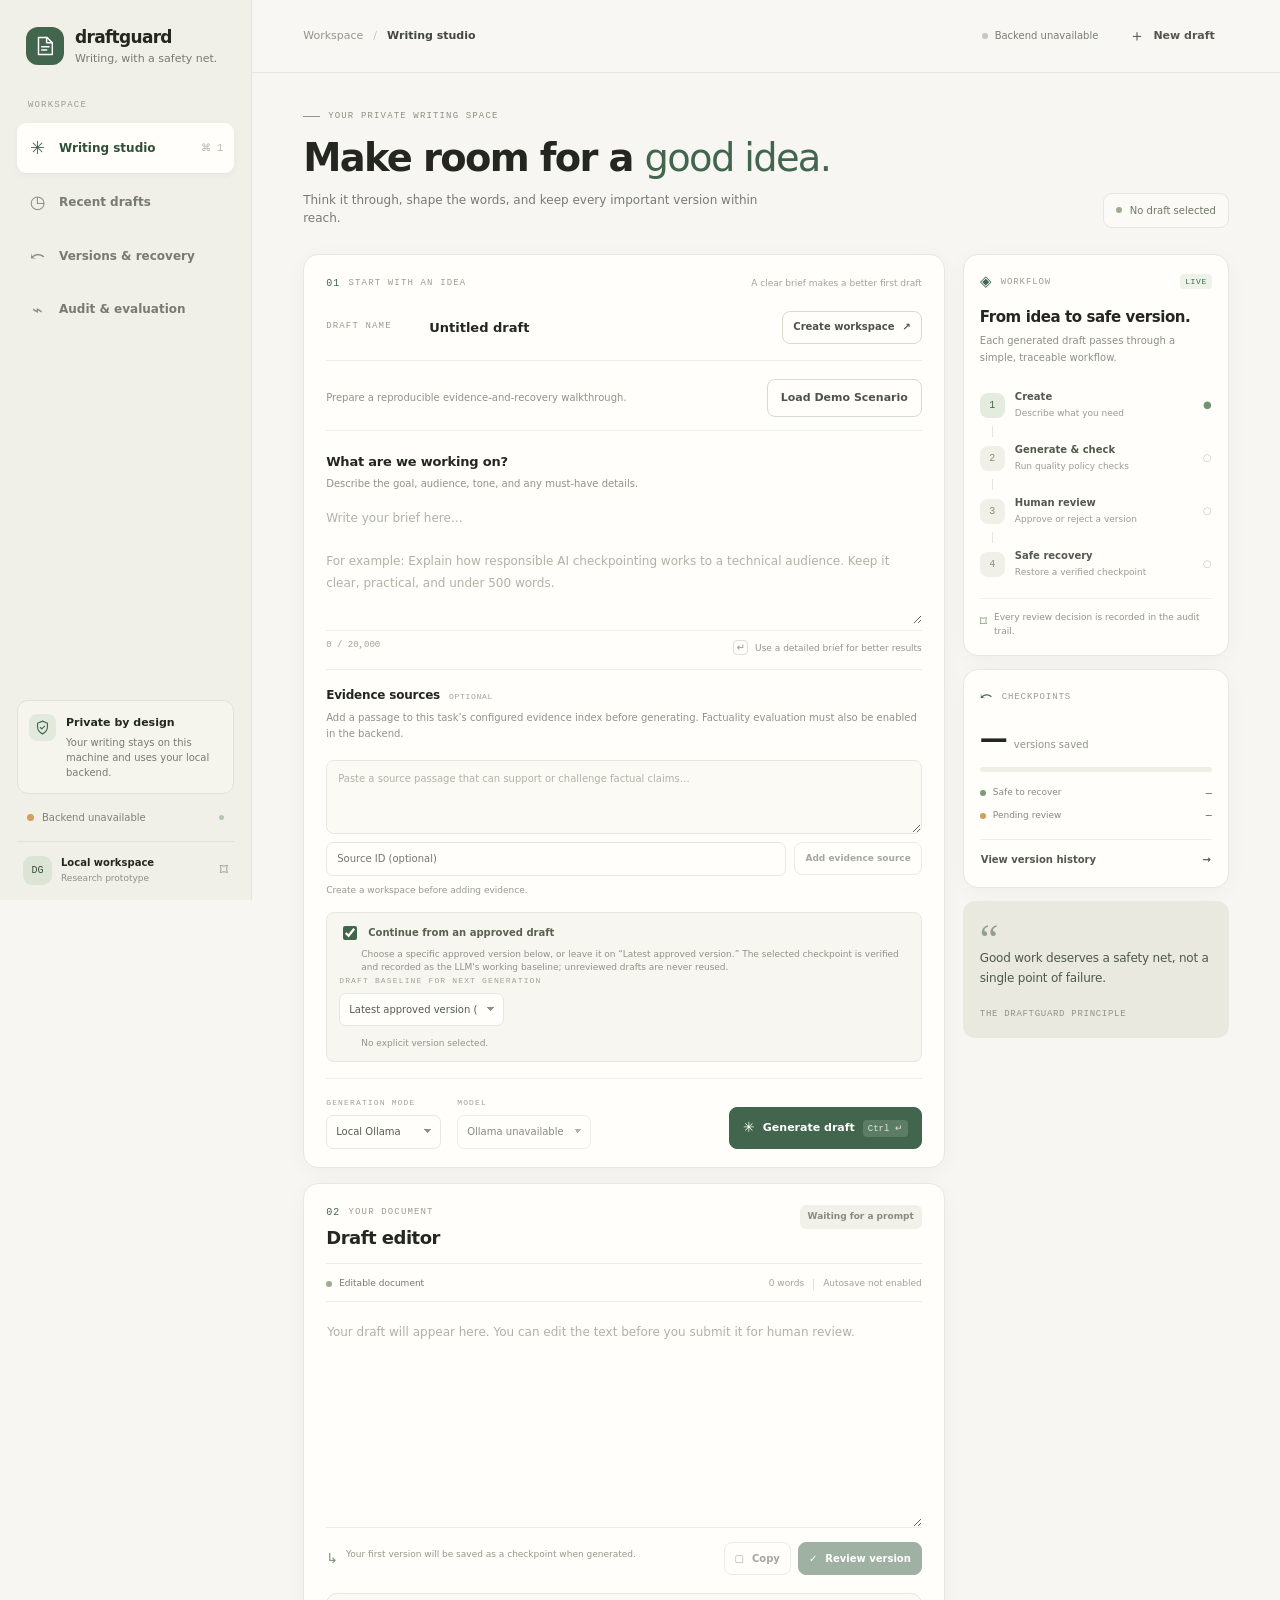
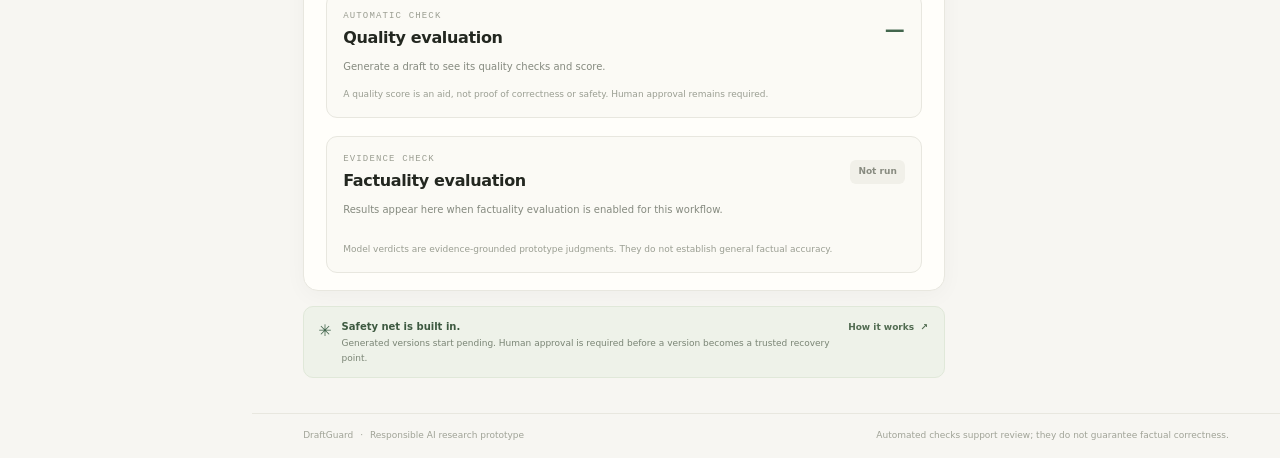
<file: Frontend/index.html>
<!doctype html>
<html lang="en">
<head>
  <meta charset="utf-8">
  <meta name="viewport" content="width=device-width, initial-scale=1">
  <meta name="theme-color" content="#f7f6f2">
  <meta name="description" content="A local-first writing studio with safe checkpoints and human review.">
  <title>DraftGuard — Writing studio</title>
  <link rel="stylesheet" href="./styles.css">
  <script defer src="./config.js"></script>
  <script defer src="./recovery_metrics.js"></script>
  <script defer src="./app.js"></script>
</head>
<body>
  <div class="app-shell">
    <aside class="sidebar" id="sidebar">
      <a class="brand" href="#create" aria-label="DraftGuard home">
        <span class="brand-mark"><svg viewBox="0 0 32 32" aria-hidden="true"><path d="M8 5.5h10.5L25 12v14.5H8z"/><path d="M18 5.5V12h7M12 17h9M12 21h6"/></svg></span>
        <span class="brand-copy"><strong>draftguard</strong><small>Writing, with a safety net.</small></span>
      </a>
      <div class="workspace-label">WORKSPACE</div>
      <nav id="mainNav" class="main-nav" aria-label="Main navigation">
        <button class="nav-item active" data-view="create"><span class="nav-glyph">✳</span><span>Writing studio</span><kbd>⌘ 1</kbd></button>
        <button class="nav-item" data-view="history"><span class="nav-glyph">◷</span><span>Recent drafts</span></button>
        <button class="nav-item" data-view="checkpoints"><span class="nav-glyph">⤺</span><span>Versions & recovery</span></button>
        <button class="nav-item" data-view="insights"><span class="nav-glyph">⌁</span><span>Audit & evaluation</span></button>
      </nav>
      <div class="sidebar-spacer"></div>
      <div class="privacy-card">
        <span class="privacy-mark"><svg viewBox="0 0 24 24" aria-hidden="true"><path d="M12 3 19 6v5c0 4.5-2.8 8-7 10-4.2-2-7-5.5-7-10V6z"/><path d="m9 12 2 2 4-4"/></svg></span>
        <div><strong>Private by design</strong><p>Your writing stays on this machine and uses your local backend.</p></div>
      </div>
      <div class="connection-row"><span id="healthDot" class="status-dot"></span><span id="healthText">Connecting to local runtime…</span><span class="connection-pulse"></span></div>
      <div class="sidebar-foot"><span class="mini-avatar">DG</span><span><strong>Local workspace</strong><small>Research prototype</small></span><span class="local-lock">⌑</span></div>
    </aside>

    <main class="main-area">
      <header class="topbar">
        <div class="mobile-brand"><button id="mobileMenu" class="icon-button mobile-menu" type="button" aria-label="Open navigation">☰</button><span class="brand-mark small-mark"><svg viewBox="0 0 32 32" aria-hidden="true"><path d="M8 5.5h10.5L25 12v14.5H8z"/><path d="M18 5.5V12h7M12 17h9M12 21h6"/></svg></span></div>
        <div class="breadcrumbs"><span>Workspace</span><span class="crumb-slash">/</span><strong id="pageTitle">Writing studio</strong></div>
        <div class="topbar-actions"><span class="runtime-chip"><span id="runtimeDot" class="runtime-dot"></span><span id="runtimeText">Checking local runtime…</span></span><button id="newTaskTop" class="button button-quiet" type="button"><span class="button-plus">＋</span> New draft</button></div>
      </header>

      <div id="notice" class="notice" role="status" aria-live="polite" hidden></div>

      <section id="view-create" class="view active-view">
        <div class="studio-heading">
          <div><div class="eyebrow"><span class="eyebrow-line"></span> YOUR PRIVATE WRITING SPACE</div><h1>Make room for a <em>good idea.</em></h1><p class="heading-copy">Think it through, shape the words, and keep every important version within reach.</p></div>
          <div class="active-task-card" id="activeTask"><span class="task-dot"></span><span>No draft selected</span></div>
        </div>

        <div class="studio-grid">
          <div class="writing-column">
            <section class="paper-card composer-card">
              <div class="paper-topline"><span class="step-label"><span>01</span> START WITH AN IDEA</span><span class="tiny-note">A clear brief makes a better first draft</span></div>
              <form id="taskForm" class="task-create-row">
                <label for="taskTitle">DRAFT NAME</label><input id="taskTitle" maxlength="200" value="Untitled draft" required aria-label="Draft name">
                <button class="button button-outline" type="submit">Create workspace <span>↗</span></button>
              </form>
              <div class="composer-bottom"><p class="field-help">Prepare a reproducible evidence-and-recovery walkthrough.</p><button id="loadDemoScenario" class="button button-outline" type="button">Load Demo Scenario</button></div>
              <div class="field-divider"></div>
              <div class="prompt-area"><label for="prompt" class="field-label">What are we working on?</label><p class="field-help">Describe the goal, audience, tone, and any must-have details.</p>
                <textarea id="prompt" rows="5" maxlength="20000" placeholder="Write your brief here…&#10;&#10;For example: Explain how responsible AI checkpointing works to a technical audience. Keep it clear, practical, and under 500 words." required></textarea>
                <div class="prompt-bottom"><span id="promptCount">0 / 20,000</span><div class="prompt-tip"><span>↵</span> Use a detailed brief for better results</div></div>
              </div>
              <div class="evidence-entry"><div><label for="sourceText" class="field-label">Evidence sources <span class="optional-label">OPTIONAL</span></label><p class="field-help">Add a passage to this task’s configured evidence index before generating. Factuality evaluation must also be enabled in the backend.</p></div><textarea id="sourceText" rows="3" maxlength="20000" placeholder="Paste a source passage that can support or challenge factual claims…"></textarea><div class="evidence-actions"><input id="sourceId" maxlength="300" placeholder="Source ID (optional)" aria-label="Evidence source ID"><button id="addEvidence" class="button button-outline" type="button" disabled>Add evidence source</button></div><p id="evidenceStatus" class="evidence-status" role="status" aria-live="polite">Create a workspace before adding evidence.</p></div>
              <div class="memory-setting"><label><input id="continueFromPrevious" type="checkbox" checked> Continue from an approved draft</label><p class="field-help">Choose a specific approved version below, or leave it on “Latest approved version.” The selected checkpoint is verified and recorded as the LLM's working baseline; unreviewed drafts are never reused.</p><div class="setting-block baseline-setting"><label for="generationBaselineSelect">DRAFT BASELINE FOR NEXT GENERATION</label><select id="generationBaselineSelect"><option value="">Latest approved version (automatic)</option></select><p id="generationBaselineStatus" class="field-help" aria-live="polite">No explicit version selected.</p></div></div>
              <div class="composer-bottom"><div class="generation-settings"><div class="setting-block"><label for="mode">GENERATION MODE</label><select id="mode"><option value="ollama">Local Ollama</option><option value="no_llm">Template mode</option></select></div><div class="setting-block model-setting"><label for="modelName">MODEL</label><select id="modelName" disabled><option value="">Discovering models…</option></select></div></div><button id="generateButton" class="button button-primary" type="submit" form="generateForm"><span class="sparkle">✳</span> Generate draft <span class="shortcut">Ctrl ↵</span></button></div>
              <form id="generateForm" class="hidden-form"></form>
            </section>

            <section id="draftSection" class="paper-card draft-card">
              <div class="draft-header"><div class="draft-title-group"><span class="step-label"><span>02</span> YOUR DOCUMENT</span><h2>Draft editor</h2></div><div id="draftStatus" class="status-pill neutral">Waiting for a prompt</div></div>
              <div class="editor-toolbar"><span class="editor-mode"><span class="editor-dot"></span> Editable document</span><span class="editor-toolbar-right"><span id="wordCount">0 words</span><span class="toolbar-separator"></span><span>Autosave not enabled</span></span></div>
              <textarea id="draftOutput" class="draft-output" placeholder="Your draft will appear here. You can edit the text before you submit it for human review." spellcheck="true" aria-label="Draft editor"></textarea>
              <div class="draft-footer"><div class="draft-meta-wrap"><span class="draft-meta-icon">↳</span><span id="draftMeta">Your first version will be saved as a checkpoint when generated.</span></div><div class="draft-actions"><button id="copyDraft" class="button button-outline" type="button" disabled><span>▢</span> Copy</button><button id="reviewDraft" class="button button-primary" type="button" disabled><span>✓</span> Review version</button></div></div>
              <section class="quality-summary" aria-live="polite" aria-labelledby="qualityTitle"><div class="quality-heading"><div><span class="step-label">AUTOMATIC CHECK</span><h3 id="qualityTitle">Quality evaluation</h3></div><strong id="qualityScore" class="quality-score">—</strong></div><div id="qualityDimensions" class="quality-dimensions"><p class="quality-empty">Generate a draft to see its quality checks and score.</p></div><div id="qualityFindings" class="quality-findings"></div><p id="qualityFootnote" class="quality-footnote">A quality score is an aid, not proof of correctness or safety. Human approval remains required.</p></section>
              <section class="quality-summary factuality-summary" aria-live="polite" aria-labelledby="factualityTitle"><div class="quality-heading"><div><span class="step-label">EVIDENCE CHECK</span><h3 id="factualityTitle">Factuality evaluation</h3></div><span id="factualityStatus" class="status-pill neutral">Not run</span></div><p id="factualityMeta" class="quality-empty">Results appear here when factuality evaluation is enabled for this workflow.</p><div id="factualityClaims" class="factuality-claims"></div><p class="quality-footnote">Model verdicts are evidence-grounded prototype judgments. They do not establish general factual accuracy.</p></section>
            </section>
            <div class="safety-note"><span class="safety-icon">✳</span><div><strong>Safety net is built in.</strong><span>Generated versions start pending. Human approval is required before a version becomes a trusted recovery point.</span></div><button type="button" class="text-link" data-go="checkpoints">How it works <span>↗</span></button></div>
          </div>

          <aside class="context-column" aria-label="Draft status and workflow">
            <section class="side-card workflow-card"><div class="side-card-heading"><span class="side-icon">◈</span><span>WORKFLOW</span><span class="live-label">LIVE</span></div><h3>From idea to safe version.</h3><p class="side-description">Each generated draft passes through a simple, traceable workflow.</p>
              <div class="workflow-steps"><div class="workflow-step current"><span class="workflow-number">1</span><div><strong>Create</strong><small>Describe what you need</small></div><span class="step-state">●</span></div><div class="workflow-connector"></div><div class="workflow-step"><span class="workflow-number">2</span><div><strong>Generate & check</strong><small>Run quality policy checks</small></div><span class="step-state">○</span></div><div class="workflow-connector"></div><div class="workflow-step"><span class="workflow-number">3</span><div><strong>Human review</strong><small>Approve or reject a version</small></div><span class="step-state">○</span></div><div class="workflow-connector"></div><div class="workflow-step"><span class="workflow-number">4</span><div><strong>Safe recovery</strong><small>Restore a verified checkpoint</small></div><span class="step-state">○</span></div></div>
              <div class="workflow-foot"><span class="tiny-shield">⌑</span><span>Every review decision is recorded in the audit trail.</span></div>
            </section>
            <section class="side-card checkpoint-summary"><div class="side-card-heading"><span class="side-icon">⤺</span><span>CHECKPOINTS</span></div><div class="summary-stat"><strong id="sideCheckpointCount">—</strong><span>versions saved</span></div><div class="summary-progress"><span id="sideSafeProgress"></span></div><div class="summary-legend"><span><i class="legend-dot safe"></i> Safe to recover <strong id="sideSafeCount">—</strong></span><span><i class="legend-dot pending-dot"></i> Pending review <strong id="sidePendingCount">—</strong></span></div><button class="button button-quiet full-width" type="button" data-go="checkpoints">View version history <span>→</span></button></section>
            <section class="quote-card"><span class="quote-mark">“</span><p>Good work deserves a safety net, not a single point of failure.</p><span class="quote-attribution">THE DRAFTGUARD PRINCIPLE</span></section>
          </aside>
        </div>
      </section>

      <section id="view-history" class="view secondary-view"><div class="page-intro"><div class="eyebrow"><span class="eyebrow-line"></span> YOUR WORK</div><h1>Recent <em>drafts.</em></h1><p>Pick up where you left off. Task history is stored in this browser session.</p></div><div class="content-panel"><div class="panel-heading"><div><h2>Your workspaces</h2><p>Open a workspace by selecting it below or entering a task ID.</p></div><span class="panel-icon">◷</span></div><form id="loadTaskForm" class="load-task-form"><label for="loadTaskId">TASK ID</label><input id="loadTaskId" placeholder="Paste a task ID to open a workspace"><button class="button button-primary" type="submit">Open workspace <span>↗</span></button></form><div id="historyContent" class="empty-state">Create a workspace to begin building your history.</div></div></section>

      <section id="view-checkpoints" class="view secondary-view"><div class="page-intro"><div class="eyebrow"><span class="eyebrow-line"></span> RECOVERABILITY</div><h1>Versions & <em>recovery.</em></h1><p>Inspect the history, verify integrity, and recover the exact safe version you choose.</p></div><div class="content-panel current-version-panel"><div class="panel-heading"><div><h2>Current version</h2><p>The version currently loaded in the editor for this workspace.</p></div><span class="status-pill neutral" id="currentVersionStatus">No version loaded</span></div><div class="current-version-value"><strong id="currentVersionLabel">—</strong><span id="currentVersionDetail">Generate a draft or recover a checkpoint to set the current version.</span></div></div><div class="recovery-banner"><div class="recovery-symbol">↶</div><div class="recovery-copy"><strong>Your safe version is protected.</strong><p>Choose a specific version to restore. Only safe checkpoints with verified integrity can be recovered; pending, rejected, or corrupted versions are blocked.</p></div><div class="recovery-version-picker"><label for="recoveryVersionSelect">VERSION TO RESTORE</label><select id="recoveryVersionSelect" disabled><option value="">No safe versions available</option></select><button id="rollbackButton" class="button button-danger" type="button" disabled>Restore selected version <span>↶</span></button></div></div><div class="content-panel"><div class="panel-heading"><div><h2>Checkpoint history</h2><p id="checkpointSubtitle">Select or create a workspace to view versions.</p></div><button id="refreshButton" class="button button-outline" type="button">↻ Refresh</button></div><div class="table-wrap"><table><thead><tr><th>VERSION</th><th>HUMAN REVIEW</th><th>INTEGRITY</th><th>RECOVERY</th><th>GIT COMMIT</th><th>CONTENT DIGEST</th><th>CREATED</th><th>ACTIONS</th></tr></thead><tbody id="checkpointRows"><tr><td colspan="8" class="table-empty">No workspace selected.</td></tr></tbody></table></div><div id="checkpointStateSummary" class="quality-footnote">Checkpoint state details appear when you inspect a version.</div></div></section>

      <section id="view-insights" class="view secondary-view"><div class="page-intro"><div class="eyebrow"><span class="eyebrow-line"></span> TRANSPARENCY</div><h1>Audit & <em>evaluation.</em></h1><p>Live results come from read-only checks against the configured services. Prototype metrics are labelled and are not safety guarantees.</p></div><div class="content-panel"><div class="panel-heading"><div><h2>Service checks</h2><p>Connected means the service answered its specific health probe.</p></div><button id="serviceRefresh" class="button button-outline" type="button">Refresh ↻</button></div><div class="service-grid"><div class="service-item"><span>DraftGuard API</span><strong id="serviceApi" class="status-pill neutral">Checking…</strong><small id="serviceApiDetail">Waiting for API health response.</small></div><div class="service-item"><span>Ollama</span><strong id="serviceOllama" class="status-pill neutral">Checking…</strong><small id="serviceOllamaDetail">Waiting for model discovery.</small></div><div class="service-item"><span>MySQL metadata</span><strong id="serviceMysql" class="status-pill neutral">Checking…</strong><small id="serviceMysqlDetail">Waiting for read-only database probe.</small></div><div class="service-item"><span>ChromaDB evidence</span><strong id="serviceChroma" class="status-pill neutral">Checking…</strong><small id="serviceChromaDetail">Waiting for collection read.</small></div><div class="service-item"><span>Git artifact store</span><strong id="serviceGit" class="status-pill neutral">Checking…</strong><small id="serviceGitDetail">Waiting for repository read.</small></div></div></div><div class="metric-grid"><div class="metric-card"><span class="metric-icon">▤</span><span>CHECKPOINTS</span><strong id="metricCheckpoints">—</strong><small>Versions in current task</small></div><div class="metric-card"><span class="metric-icon">✓</span><span>APPROVED</span><strong id="metricApproved">—</strong><small>Human-approved versions</small></div><div class="metric-card"><span class="metric-icon">⌑</span><span>SAFE RECOVERY</span><strong id="metricSafe">—</strong><small>Eligible checkpoints</small></div></div><div class="content-panel"><div class="panel-heading"><div><h2>Audit trail</h2><p>Recorded generation, review, and recovery activity.</p></div><button id="eventsButton" class="button button-outline" type="button">Load events ↻</button></div><div id="eventsList" class="events-list empty-state">Select a workspace to load events.</div></div><details class="developer-tools-disclosure"><summary><span class="developer-tools-title">Developer tools</span><small>Recovery metrics, controlled experiments, and factuality benchmark</small></summary><div class="developer-tools-content"><div class="content-panel"><div class="panel-heading"><div><h2>Recovery Metrics</h2><p>Values and denominators from persisted experiment records.</p></div><label for="evaluationRunSelect" class="field-label">HISTORICAL RUN</label><select id="evaluationRunSelect"><option value="">No results yet</option></select></div><div id="recoveryMetrics" class="metric-grid"><p class="quality-empty">No results yet. Run a Recovery Experiment to populate these metrics.</p></div><p id="metricDefinitions" class="quality-footnote">Metrics remain unavailable until a run records enough data. P95 requires at least 20 rollback attempts.</p><a id="openEvaluationReport" class="button button-outline" href="#" target="_blank" rel="noopener" hidden>Open evaluation report</a></div><div class="content-panel evaluation-panel"><div class="panel-heading"><div><h2>Recovery experiment</h2><p>Runs controlled synthetic scenarios using the configured SQL store and isolated Git artifacts.</p></div><span class="panel-icon">⌁</span></div><div class="eval-controls"><label for="repetitions">REPETITIONS <input id="repetitions" type="number" min="1" max="100" value="3"></label><button id="runEvaluation" class="button button-primary" type="button">Run recovery experiment <span>↗</span></button></div><div id="evaluationResult" class="evaluation-result" aria-live="polite">No experiment run yet.</div></div><div class="content-panel evaluation-panel"><div class="panel-heading"><div><h2>Tests and factuality benchmark</h2><p>Runs the allowlisted pytest suite or the fixed factuality smoke dataset. Results are stored with their real counts and errors.</p></div></div><div class="eval-controls"><label for="benchmarkModel">FACTUALITY MODEL <select id="benchmarkModel"><option value="">Discovering models…</option></select></label><button id="runFactualityBenchmark" class="button button-outline" type="button">Run factuality benchmark</button><button id="runPytest" class="button button-primary" type="button">Run automated tests</button></div><div id="diagnosticResult" class="evaluation-result" aria-live="polite">No diagnostic run yet.</div></div></div></details></section>
      <footer class="app-footer"><span>DraftGuard <i>·</i> Responsible AI research prototype</span><span>Automated checks support review; they do not guarantee factual correctness.</span></footer>
    </main>
  </div>

  <dialog id="reviewDialog" class="review-dialog"><form id="reviewForm" class="dialog-card"><div class="dialog-heading"><div><div class="eyebrow"><span class="eyebrow-line"></span> HUMAN REVIEW</div><h2 id="reviewTitle">Review this draft</h2></div><button id="closeReview" type="button" class="icon-button" aria-label="Close dialog">×</button></div><p id="reviewDescription">Review this version before approving it as a safe recovery point.</p><div class="review-principle"><span>⌑</span><span>Approval makes this checkpoint eligible for recovery. It does not guarantee factual correctness.</span></div><input id="reviewCheckpointId" type="hidden"><label for="reviewer">REVIEWER</label><input id="reviewer" maxlength="120" value="reviewer-1" required><label for="reviewReason">REASON FOR THIS DECISION</label><textarea id="reviewReason" rows="3" minlength="3" maxlength="2000" required placeholder="Explain what you checked and why…"></textarea><div class="dialog-actions"><button id="cancelReview" type="button" class="button button-outline">Cancel</button><button id="confirmReview" type="submit" class="button button-primary">Approve version</button></div></form></dialog>
</body>
</html>
</file>
<file: Frontend/styles.css>
:root{--bg:#f7f6f2;--paper:#fffefa;--white:#fff;--ink:#232720;--muted:#777b72;--faint:#a5a79e;--line:#e8e7df;--line-dark:#d9d9ce;--green:#42664d;--green-dark:#304f39;--green-soft:#edf3e9;--green-pale:#f5f8f1;--amber:#94672b;--amber-soft:#faf1df;--red:#a64f46;--red-soft:#faece8;--shadow:0 5px 22px rgba(35,39,32,.035);--radius:15px;--sans:Inter,ui-sans-serif,system-ui,-apple-system,BlinkMacSystemFont,'Segoe UI',sans-serif;--display:Inter,ui-sans-serif,system-ui,-apple-system,BlinkMacSystemFont,'Segoe UI',sans-serif;--mono:ui-monospace,SFMono-Regular,Consolas,'Liberation Mono',monospace}*{box-sizing:border-box}html{min-width:320px;scroll-behavior:smooth}body{margin:0;background:var(--bg);color:var(--ink);font-family:var(--sans);font-size:14px;line-height:1.55;-webkit-font-smoothing:antialiased}button,input,textarea,select{font:inherit}button{cursor:pointer}button:disabled{cursor:not-allowed;opacity:.5}button:focus-visible,a:focus-visible,input:focus-visible,textarea:focus-visible,select:focus-visible{outline:3px solid #9bb89e;outline-offset:2px}a{color:inherit;text-decoration:none}.app-shell{min-height:100vh}.sidebar{width:252px;position:fixed;inset:0 auto 0 0;background:#f0efe8;border-right:1px solid #e5e4db;padding:27px 17px 15px;display:flex;flex-direction:column;z-index:20}.brand{display:flex;align-items:center;gap:11px;padding:0 9px 34px}.brand-mark{width:38px;height:38px;border-radius:12px;background:var(--green);display:grid;place-items:center;flex:none}.brand-mark svg{width:26px;height:26px;fill:none;stroke:#fff;stroke-width:1.8;stroke-linecap:round;stroke-linejoin:round}.brand-copy{display:flex;flex-direction:column;line-height:1.2}.brand-copy strong{font:800 17px var(--display);letter-spacing:-.7px}.brand-copy small{font-size:11px;color:var(--muted);margin-top:5px}.workspace-label,.eyebrow,.step-label,.setting-block>label,.task-create-row>label,.load-task-form>label,.review-dialog label,.eval-controls label,.metric-card>span:not(.metric-icon){font-family:var(--mono);font-size:9px;letter-spacing:1.15px;font-weight:500}.workspace-label{color:#9b9c92;padding:0 11px 10px}.main-nav{display:grid;gap:4px}.nav-item{display:flex;align-items:center;gap:12px;width:100%;border:0;border-radius:9px;background:transparent;text-align:left;color:#777b71;padding:11px 11px;font-size:12px;font-weight:600;transition:background .18s,color .18s}.nav-item:hover{background:#e7e7dd;color:var(--ink)}.nav-item.active{background:#fffefa;color:var(--green-dark);box-shadow:0 2px 7px #25291c0b}.nav-glyph{width:19px;text-align:center;font-size:18px;color:#8a8e82;font-weight:400}.nav-item.active .nav-glyph{color:var(--green)}.nav-item kbd{margin-left:auto;color:#b5b6ab;font:10px var(--mono);opacity:0}.nav-item.active kbd{opacity:1}.sidebar-spacer{flex:1;min-height:25px}.privacy-card{display:flex;gap:10px;padding:13px 11px;border:1px solid #e2e3d8;background:#f5f5ed;border-radius:11px;margin:0 0 16px}.privacy-mark{width:27px;height:27px;display:grid;place-items:center;border-radius:8px;background:#e2eadd;flex:none}.privacy-mark svg{width:17px;fill:none;stroke:var(--green);stroke-width:1.6;stroke-linecap:round;stroke-linejoin:round}.privacy-card strong{display:block;font-size:11px;font-weight:700}.privacy-card p{margin:3px 0 0;font-size:10px;line-height:1.5;color:var(--muted)}.connection-row{display:flex;align-items:center;gap:8px;padding:0 10px 16px;font-size:10px;color:#7e8278}.status-dot{width:7px;height:7px;border-radius:50%;background:#d4a05a;display:inline-block;flex:none}.status-dot.online{background:#5e9567;box-shadow:0 0 0 3px #5e95671b}.connection-pulse{width:5px;height:5px;border-radius:50%;background:#b5c8ac;margin-left:auto}.sidebar-foot{border-top:1px solid #e1e1d8;padding:14px 6px 0;display:flex;align-items:center;gap:9px}.mini-avatar{width:29px;height:29px;border-radius:9px;background:#dce5d5;color:#36513b;display:grid;place-items:center;font:500 10px var(--mono)}.sidebar-foot>span:nth-child(2){display:flex;flex-direction:column;line-height:1.3}.sidebar-foot strong{font-size:10px}.sidebar-foot small{font-size:9px;color:#8d9085;margin-top:4px}.local-lock{margin-left:auto;color:#91958a;font-size:16px}.main-area{margin-left:252px;min-height:100vh;display:flex;flex-direction:column;min-width:0}.topbar{height:73px;padding:0 clamp(24px,4vw,58px);display:flex;align-items:center;justify-content:space-between;border-bottom:1px solid var(--line);background:#f9f8f4c9;gap:16px}.breadcrumbs{display:flex;align-items:center;gap:10px;font-size:11px;color:#92958a}.breadcrumbs strong{font-weight:600;color:#42473f}.crumb-slash{color:#c6c6bb}.topbar-actions{display:flex;align-items:center;gap:17px}.runtime-chip{display:flex;align-items:center;gap:7px;font-size:10px;color:#777e71}.runtime-dot{width:6px;height:6px;background:#6d9972;border-radius:50%}.button{border:1px solid transparent;display:inline-flex;align-items:center;justify-content:center;gap:8px;min-height:38px;border-radius:8px;padding:9px 13px;font-size:11px;font-weight:700;white-space:nowrap;transition:transform .15s,background .15s,border-color .15s,box-shadow .15s}.button:not(:disabled):active{transform:translateY(1px)}.button-primary{background:var(--green);color:white;border-color:var(--green)}.button-primary:hover:not(:disabled){background:var(--green-dark);box-shadow:0 4px 12px #42664d24}.button-outline{background:var(--paper);border-color:var(--line-dark);color:#4d534a}.button-outline:hover:not(:disabled),.button-quiet:hover:not(:disabled){background:#f0f2e9;border-color:#cbd4c4}.button-quiet{background:transparent;color:#53584f;border-color:transparent}.button-danger{background:var(--red-soft);color:var(--red);border-color:#efd7d0}.button-danger:hover:not(:disabled){background:#f5dfd8}.button-plus{font-size:16px;font-weight:400;line-height:1}.mobile-brand{display:none}.view{display:none;animation:fade-in .24s ease}.view.active-view{display:block}@keyframes fade-in{from{opacity:.65;transform:translateY(3px)}to{opacity:1;transform:translateY(0)}}.studio-heading{padding:37px clamp(24px,4vw,58px) 26px;display:flex;align-items:flex-end;justify-content:space-between;gap:20px}.eyebrow{display:flex;align-items:center;gap:8px;color:#8c9183}.eyebrow-line{width:17px;height:1px;background:#8a9b81;display:inline-block}.studio-heading h1,.page-intro h1{font:600 clamp(28px,3vw,39px)/1.17 var(--display);letter-spacing:-1.65px;margin:12px 0 10px}.studio-heading h1 em,.page-intro h1 em{font-style:normal;color:var(--green);font-weight:500}.heading-copy,.page-intro>p{margin:0;color:#777b72;font-size:12px;max-width:490px}.active-task-card{display:flex;align-items:center;gap:8px;padding:9px 12px;border:1px solid var(--line);background:#fbfaf6;border-radius:9px;color:#71766b;font-size:10px;max-width:250px;overflow-wrap:anywhere}.active-task-card .task-dot{width:6px;height:6px;border-radius:50%;background:#9eac8f;flex:none}.active-task-card strong{display:block;color:#3f493d;font-size:10px}.active-task-card small{display:block;font:9px var(--mono);color:#9a9d92;margin-top:2px}.studio-grid{display:grid;grid-template-columns:minmax(0,1fr) 266px;gap:18px;padding:0 clamp(24px,4vw,58px) 35px;align-items:start}.writing-column{min-width:0;display:grid;gap:15px}.paper-card,.side-card,.content-panel{background:var(--paper);border:1px solid var(--line);border-radius:var(--radius);box-shadow:var(--shadow)}.composer-card{padding:21px 22px 18px}.paper-topline{display:flex;align-items:center;justify-content:space-between;gap:10px;margin-bottom:19px}.step-label{color:#9b9e92;display:flex;align-items:center;gap:8px}.step-label>span{color:var(--green);font-size:10px}.tiny-note{font-size:9px;color:#a1a398}.task-create-row{display:grid;grid-template-columns:91px minmax(0,1fr) auto;align-items:center;gap:12px}.task-create-row>label{color:#999d90}.task-create-row input{width:100%;border:0;background:transparent;color:var(--ink);font:600 13px var(--display);padding:8px 0;min-width:0}.task-create-row .button{min-height:33px;padding:7px 10px;font-size:10px}.field-divider{height:1px;background:#efeee7;margin:13px 0 20px}.prompt-area>label,.field-label{font:700 13px var(--display);letter-spacing:-.2px}.field-help{font-size:10px;color:#909388;margin:4px 0 11px}.prompt-area textarea{width:100%;resize:vertical;min-height:112px;border:0;outline:0!important;background:transparent;color:#30362f;font-size:12px;line-height:1.8;padding:5px 0 8px}.prompt-area textarea::placeholder,.draft-output::placeholder{color:#b0b2a8}.prompt-bottom{display:flex;justify-content:space-between;gap:12px;border-top:1px solid #f0efe8;padding-top:9px;color:#a1a498;font:9px var(--mono)}.prompt-tip{font:9px var(--sans);color:#92968a}.prompt-tip span{display:inline-grid;place-items:center;border:1px solid #dedfd5;border-radius:4px;width:15px;height:15px;font-size:10px;margin-right:4px}.composer-bottom{display:flex;align-items:flex-end;justify-content:space-between;gap:12px;padding-top:18px;margin-top:16px;border-top:1px solid #efeee7}.generation-settings{display:flex;gap:16px;min-width:0}.setting-block{display:grid;gap:6px;min-width:105px}.setting-block>label{color:#a0a397;font-size:8px}.setting-block select{appearance:none;max-width:165px;min-width:110px;border:1px solid var(--line);border-radius:7px;background:#fffefa;color:#555b50;font-size:10px;padding:8px 26px 8px 9px;background-image:linear-gradient(45deg,transparent 50%,#8e9385 50%),linear-gradient(135deg,#8e9385 50%,transparent 50%);background-position:calc(100% - 12px) 13px,calc(100% - 8px) 13px;background-size:4px 4px;background-repeat:no-repeat}.model-setting select{max-width:150px}.button-primary .sparkle{font-size:14px}.shortcut{border-radius:4px;background:#ffffff24;padding:3px 5px;font:9px var(--mono);color:#e1e9dc}.hidden-form{display:none}.draft-card{padding:21px 22px 17px}.draft-header{display:flex;align-items:flex-start;justify-content:space-between;gap:15px}.draft-title-group h2{font:600 18px var(--display);letter-spacing:-.5px;margin:7px 0 0}.status-pill{display:inline-flex;align-items:center;gap:5px;padding:5px 8px;border-radius:6px;font-size:9px;font-weight:700;white-space:nowrap;background:#f0f0ea;color:#7c8175}.status-pill.good{background:var(--green-soft);color:var(--green)}.status-pill.pending{background:var(--amber-soft);color:var(--amber)}.status-pill.bad{background:var(--red-soft);color:var(--red)}.status-pill.neutral{background:#f1f0e9;color:#888b80}.editor-toolbar{display:flex;align-items:center;justify-content:space-between;gap:10px;padding:13px 0 10px;margin-top:15px;border-top:1px solid #eeede5;border-bottom:1px solid #eeede5;font-size:9px;color:#a0a398}.editor-mode{display:flex;align-items:center;gap:7px;color:#73786d}.editor-dot{width:6px;height:6px;border-radius:50%;background:#9cae92}.editor-toolbar-right{display:flex;align-items:center;gap:9px}.toolbar-separator{height:11px;width:1px;background:#e1e1d8}.draft-output{display:block;width:100%;min-height:225px;resize:vertical;border:0;outline:0!important;background:transparent;padding:19px 1px 14px;color:#363b33;font:12px/1.95 var(--sans);white-space:pre-wrap}.draft-footer{border-top:1px solid #eeede5;padding-top:14px;display:flex;align-items:center;justify-content:space-between;gap:13px}.draft-meta-wrap{display:flex;align-items:flex-start;gap:8px;color:#96998e;font-size:9px;max-width:53%}.draft-meta-icon{color:#83937b;font-size:14px}.draft-actions{display:flex;gap:7px}.draft-actions .button{min-height:33px;padding:7px 10px;font-size:10px}.safety-note{display:flex;align-items:flex-start;gap:10px;padding:12px 14px;background:#eef2e9;border:1px solid #e0e8d9;border-radius:10px}.safety-icon{color:var(--green);font-size:16px}.safety-note>div{display:grid;gap:2px;flex:1}.safety-note strong{font-size:10px;color:#3d5940}.safety-note>div span{font-size:9px;color:#7a8575;line-height:1.6}.text-link{background:none;border:0;color:#526c52;font-size:9px;font-weight:700;white-space:nowrap;padding:2px}.text-link span{margin-left:3px}.context-column{display:grid;gap:13px}.side-card{padding:17px 16px}.side-card-heading{display:flex;align-items:center;gap:8px;color:#999d91;font:500 9px var(--mono);letter-spacing:.9px}.side-icon{color:var(--green);font-size:15px}.live-label{margin-left:auto;font-size:8px;letter-spacing:.6px;color:var(--green);background:var(--green-soft);border-radius:4px;padding:3px 5px}.workflow-card h3{font:700 15px/1.4 var(--display);letter-spacing:-.4px;margin:16px 0 5px}.side-description{font-size:10px;color:#8c9085;line-height:1.65;margin:0 0 18px}.workflow-steps{display:grid;gap:0}.workflow-step{display:flex;align-items:center;gap:10px;min-height:42px}.workflow-number{width:25px;height:25px;display:grid;place-items:center;border-radius:8px;background:#f0f0e9;color:#898d81;font:10px var(--mono);flex:none}.workflow-step.current .workflow-number{background:#e4ecdf;color:var(--green)}.workflow-step>div{display:grid;gap:2px;flex:1}.workflow-step strong{font-size:10px;color:#53594f}.workflow-step small{font-size:9px;color:#9a9d93}.step-state{font-size:10px;color:#c4c7bc}.workflow-step.current .step-state{color:#73926f}.workflow-connector{height:11px;border-left:1px solid #e5e6dc;margin-left:12px}.workflow-foot{display:flex;align-items:flex-start;gap:7px;border-top:1px solid #efeee7;padding-top:12px;margin-top:13px;color:#92968a;font-size:9px;line-height:1.5}.tiny-shield{color:#7e9678;font-size:14px}.checkpoint-summary .side-card-heading{margin-bottom:16px}.summary-stat{display:flex;align-items:baseline;gap:7px}.summary-stat strong{font:700 28px var(--display);letter-spacing:-1px}.summary-stat span{font-size:10px;color:#919589}.summary-progress{height:5px;background:#efeee6;border-radius:5px;margin:12px 0 14px;overflow:hidden}.summary-progress span{display:block;width:0;height:100%;background:#739271;border-radius:5px;transition:width .25s}.summary-legend{display:grid;gap:9px;margin-bottom:16px}.summary-legend>span{display:flex;align-items:center;gap:7px;color:#858a7f;font-size:9px}.summary-legend strong{margin-left:auto;color:#555d51;font:500 10px var(--mono)}.legend-dot{width:6px;height:6px;border-radius:50%;display:inline-block}.legend-dot.safe{background:#7d9a77}.legend-dot.pending-dot{background:#d2a052}.full-width{width:100%;justify-content:space-between;border-top:1px solid #eeede5;border-radius:0;padding:12px 0 0;min-height:auto;font-size:10px}.quote-card{position:relative;padding:17px 17px 15px;border-radius:12px;background:#e9e9df;overflow:hidden}.quote-mark{font:42px/1 Georgia,serif;color:#91a18a;height:25px;display:block}.quote-card p{font:500 12px/1.7 var(--display);letter-spacing:-.2px;color:#4c5949;margin:5px 0 13px}.quote-attribution{font:9px var(--mono);letter-spacing:.7px;color:#8c9585}.notice{position:sticky;top:8px;z-index:15;margin:12px clamp(24px,4vw,58px) 0;padding:10px 13px;border:1px solid #d7e3d1;border-radius:8px;background:#f0f5eb;color:#426448;font-size:11px;box-shadow:0 4px 12px #24281c0a}.notice.error{border-color:#eed6d0;background:#fff0eb;color:#9b4b40}.notice[hidden]{display:none}.secondary-view{padding:39px clamp(24px,4vw,58px) 35px;max-width:1400px}.page-intro{margin-bottom:27px}.page-intro h1{margin-top:12px}.content-panel{padding:22px;margin-bottom:15px}.panel-heading{display:flex;align-items:flex-start;justify-content:space-between;gap:15px;margin-bottom:20px}.panel-heading h2{font:700 16px var(--display);letter-spacing:-.4px;margin:0}.panel-heading p{font-size:10px;color:#8b8f84;margin:5px 0 0}.panel-icon{width:33px;height:33px;border-radius:9px;display:grid;place-items:center;background:#edf2e8;color:var(--green);font-size:17px;flex:none}.load-task-form{display:flex;align-items:center;gap:12px;padding:14px;background:#f7f6f0;border:1px solid #eeede5;border-radius:10px;margin-bottom:15px}.load-task-form>label{color:#9a9e91;flex:none}.load-task-form input{flex:1;min-width:0;border:1px solid var(--line-dark);border-radius:7px;background:#fffefa;padding:10px 11px;font-size:11px}.history-list{display:grid;gap:8px}.history-item{display:flex;align-items:center;gap:12px;border:1px solid var(--line);border-radius:9px;padding:12px}.history-file{width:33px;height:33px;display:grid;place-items:center;border-radius:8px;background:#edf2e8;color:var(--green);font-size:16px}.history-item>div{display:grid;gap:3px;flex:1;min-width:0}.history-item strong{font-size:11px}.history-item small{font:9px var(--mono);color:#9a9e92;overflow-wrap:anywhere}.button-small{min-height:29px;padding:6px 9px;font-size:9px}.empty-state{padding:28px 15px;text-align:center;color:#9a9e92;font-size:11px}.recovery-banner{display:flex;align-items:center;gap:14px;padding:17px 18px;background:#f2eee4;border:1px solid #e8e0d1;border-radius:12px;margin-bottom:17px}.recovery-symbol{width:39px;height:39px;display:grid;place-items:center;border-radius:10px;background:#e7e0d1;color:#8c6e40;font-size:21px;flex:none}.recovery-copy{flex:1}.recovery-copy strong{font:700 12px var(--display)}.recovery-copy p{margin:4px 0 0;font-size:10px;color:#898577;line-height:1.5}.table-wrap{overflow-x:auto}table{border-collapse:collapse;width:100%;font-size:10px;text-align:left}thead{background:#f7f6f0}th{padding:11px 10px;font:500 8px var(--mono);letter-spacing:.8px;color:#9b9e92;border-bottom:1px solid var(--line);white-space:nowrap}td{padding:13px 10px;border-bottom:1px solid #f0efe8;color:#666b61;vertical-align:middle}tbody tr:last-child td{border-bottom:0}.version-name{font-weight:700;color:#42483f}.id-muted{font:9px var(--mono);color:#a0a397;margin-top:3px}.row-actions{display:flex;flex-wrap:wrap;gap:5px}.row-actions .button{min-height:26px;padding:4px 7px;font-size:9px}.table-empty{text-align:center;color:#a1a498;padding:24px}.metric-grid{display:grid;grid-template-columns:repeat(3,minmax(0,1fr));gap:13px;margin-bottom:15px}.metric-card{padding:18px;border-radius:12px;background:var(--paper);border:1px solid var(--line);display:grid;gap:6px}.metric-icon{font-size:16px;color:var(--green);margin-bottom:2px}.metric-card>span:not(.metric-icon){color:#9a9e91;font-size:8px}.metric-card>strong{font:700 28px var(--display);letter-spacing:-1px}.metric-card>small{font-size:10px;color:#92968b}.events-list{display:grid;gap:0}.event-row{display:grid;grid-template-columns:130px minmax(0,1fr);gap:15px;padding:14px 0;border-bottom:1px solid #efeee7}.event-row:last-child{border-bottom:0}.event-row time{font:9px var(--mono);color:#9a9e92;overflow-wrap:anywhere}.event-row strong{font-size:10px;color:#4d5549}.event-row p{font-size:10px;color:#858a7f;line-height:1.6;margin:4px 0 0;overflow-wrap:anywhere}.evaluation-panel{margin-top:15px}.eval-controls{display:flex;align-items:flex-end;gap:12px}.eval-controls label{display:grid;gap:7px;color:#9a9e91}.eval-controls input{width:110px;border:1px solid var(--line-dark);border-radius:7px;padding:9px;background:#fffefa;font:11px var(--mono);color:#4b5147}.evaluation-result{white-space:pre-wrap;overflow-wrap:anywhere;background:#f5f4ee;border:1px solid #e9e8df;border-radius:9px;padding:14px;font:10px/1.7 var(--mono);color:#62695e;margin:17px 0 0;max-height:420px;overflow:auto}.app-footer{margin-top:auto;border-top:1px solid var(--line);padding:15px clamp(24px,4vw,58px);display:flex;justify-content:space-between;gap:15px;color:#a0a397;font-size:9px}.app-footer i{font-style:normal;margin:0 4px}.review-dialog{border:0;padding:0;background:transparent;width:min(500px,calc(100% - 28px));max-width:none;max-height:calc(100% - 28px)}.review-dialog::backdrop{background:#252a22a6;backdrop-filter:blur(3px)}.dialog-card{background:var(--paper);border:1px solid var(--line);border-radius:16px;padding:25px;box-shadow:0 20px 80px #11130f30}.dialog-heading{display:flex;justify-content:space-between;align-items:flex-start;gap:15px}.dialog-heading h2{font:700 23px var(--display);letter-spacing:-.8px;margin:10px 0 0}.icon-button{border:1px solid var(--line);background:#fffefa;border-radius:8px;width:31px;height:31px;color:#777d70;font-size:19px;display:grid;place-items:center}.dialog-card>p{font-size:11px;color:#808579;margin:13px 0}.review-principle{display:flex;gap:9px;padding:11px;border-radius:8px;background:#f0f3eb;color:#6c8066;font-size:10px;line-height:1.6;margin-bottom:18px}.review-principle>span:first-child{font-size:16px}.dialog-card label{display:block;color:#969a8e;margin:14px 0 6px}.dialog-card input:not([type=hidden]),.dialog-card textarea{width:100%;border:1px solid var(--line-dark);border-radius:8px;background:#fffefa;padding:10px 11px;font-size:11px;color:#3b4238}.dialog-card textarea{resize:vertical;line-height:1.6}.dialog-actions{display:flex;justify-content:flex-end;gap:8px;margin-top:20px}.mobile-menu{display:none}.hidden{display:none!important}
@media(min-width:1500px){.studio-grid{grid-template-columns:minmax(0,1fr) 285px;gap:22px}.composer-card,.draft-card{padding:25px 26px 21px}.draft-output{min-height:280px}}
@media(max-width:1180px){.studio-grid{grid-template-columns:minmax(0,1fr) 240px;gap:14px}.composer-card,.draft-card{padding:18px}.studio-heading{padding-top:29px}.studio-heading h1{font-size:32px}.tiny-note{display:none}.generation-settings{gap:9px}.setting-block select{min-width:95px}.model-setting select{max-width:125px}.shortcut{display:none}}
@media(max-width:940px){.sidebar{width:218px;padding-left:13px;padding-right:13px}.main-area{margin-left:218px}.studio-grid{grid-template-columns:minmax(0,1fr)}.context-column{grid-template-columns:repeat(2,minmax(0,1fr));align-items:start}.workflow-card{grid-row:span 2}.quote-card{align-self:stretch}.studio-heading{align-items:flex-start}.active-task-card{max-width:190px}.studio-heading h1{font-size:31px}}
@media(max-width:700px){.sidebar{transform:translateX(-100%);transition:transform .22s ease;width:265px;box-shadow:8px 0 30px #11130f13}.sidebar.mobile-open{transform:translateX(0)}.main-area{margin-left:0}.topbar{height:62px;padding:0 18px}.mobile-brand{display:flex;align-items:center;gap:9px}.mobile-menu{display:grid;place-items:center}.small-mark{width:30px;height:30px;border-radius:9px}.small-mark svg{width:21px;height:21px}.breadcrumbs{margin-right:auto;font-size:10px}.runtime-chip{display:none}.topbar-actions{gap:5px}.topbar-actions .button{min-height:33px;padding:7px 9px;font-size:10px}.studio-heading{padding:27px 18px 19px;display:block}.studio-heading h1{font-size:31px;letter-spacing:-1.2px;margin-top:10px}.heading-copy{font-size:11px;max-width:390px}.active-task-card{display:inline-flex;margin-top:14px;max-width:100%}.studio-grid{padding:0 18px 25px;gap:13px}.composer-card,.draft-card{padding:16px 14px;border-radius:12px}.paper-topline{margin-bottom:13px}.task-create-row{grid-template-columns:1fr auto;gap:7px}.task-create-row>label{grid-column:1/-1}.task-create-row input{padding:2px 0 7px;border-bottom:1px solid var(--line)}.task-create-row .button{grid-column:1/-1;width:100%;margin-top:4px}.field-divider{margin:13px 0 17px}.prompt-area textarea{min-height:125px}.prompt-tip{display:none}.composer-bottom{align-items:stretch;flex-direction:column}.generation-settings{display:grid;grid-template-columns:1fr 1fr;gap:10px}.setting-block select,.model-setting select{max-width:none;width:100%}.composer-bottom>.button{width:100%;min-height:42px}.draft-header{align-items:center}.draft-title-group h2{font-size:17px}.editor-toolbar-right{gap:6px;font-size:8px}.editor-toolbar-right span:last-child{display:none}.draft-output{min-height:220px}.draft-footer{align-items:stretch;flex-direction:column}.draft-meta-wrap{max-width:none}.draft-actions{justify-content:flex-end}.safety-note{padding:11px}.safety-note>div span{font-size:9px}.text-link{align-self:center}.context-column{grid-template-columns:1fr}.workflow-card{grid-row:auto}.quote-card{display:none}.secondary-view{padding:28px 18px 25px}.page-intro h1{font-size:31px}.content-panel{padding:15px}.load-task-form{align-items:stretch;flex-direction:column;gap:7px}.load-task-form>label{margin-top:2px}.load-task-form .button{width:100%}.recovery-banner{align-items:flex-start;flex-wrap:wrap;padding:13px;gap:10px}.recovery-copy{min-width:calc(100% - 55px)}.recovery-banner .button{width:100%}.metric-grid{grid-template-columns:1fr;gap:8px}.metric-card{grid-template-columns:30px 1fr auto;align-items:center;gap:8px;padding:12px}.metric-icon{grid-row:span 2;margin:0}.metric-card>span:not(.metric-icon){grid-column:2}.metric-card>strong{grid-column:3;grid-row:1/3}.metric-card>small{grid-column:2}.event-row{grid-template-columns:1fr;gap:5px}.app-footer{padding:13px 18px;flex-direction:column;gap:5px}.notice{margin:8px 18px 0}.dialog-card{padding:19px}.panel-heading{align-items:center}.table-wrap{margin:0 -5px}th,td{padding:10px 8px}}
@media(max-width:390px){.studio-heading h1{font-size:28px}.topbar{padding:0 12px}.studio-heading,.studio-grid,.secondary-view{padding-left:12px;padding-right:12px}.breadcrumbs span:first-child,.crumb-slash{display:none}.topbar-actions .button{font-size:0;width:34px;padding:5px}.topbar-actions .button-plus{font-size:18px}.generation-settings{grid-template-columns:1fr}.setting-block select,.model-setting select{width:100%}.draft-actions .button{flex:1}.editor-toolbar-right{font-size:8px}.paper-card{border-radius:10px}}
@media(prefers-reduced-motion:reduce){*,*::before,*::after{scroll-behavior:auto!important;animation-duration:.01ms!important;animation-iteration-count:1!important;transition-duration:.01ms!important}}

/* Live evaluation and provenance details, using the existing paper-and-green theme. */
.runtime-dot{background:#c6c9be}.runtime-dot.online{background:#6d9972}.evaluation-result{white-space:normal}.hash-detail{max-width:230px}.hash-detail summary{cursor:pointer;list-style:none;overflow-wrap:anywhere}.hash-detail[open]{white-space:normal}.hash-detail code{display:block;max-width:230px;white-space:normal;overflow-wrap:anywhere;font:9px/1.5 var(--mono);color:#666d61;padding-top:5px}
.evidence-entry{display:grid;gap:8px;padding:14px 0 2px;margin-top:14px;border-top:1px solid #efeee7}.evidence-entry .field-label{font:700 12px var(--display);letter-spacing:-.2px}.optional-label{margin-left:5px;color:#a0a397;font:8px var(--mono);letter-spacing:.7px}.evidence-entry textarea{width:100%;resize:vertical;min-height:74px;border:1px solid var(--line);border-radius:8px;background:#fbfaf5;padding:10px 11px;color:#444b41;font-size:10px;line-height:1.65}.evidence-entry textarea::placeholder{color:#b0b2a8}.evidence-actions{display:flex;align-items:center;gap:8px}.evidence-actions input{flex:1;min-width:100px;border:1px solid var(--line);border-radius:7px;background:#fffefa;padding:8px 10px;font-size:10px}.evidence-actions .button{min-height:33px;padding:7px 10px;font-size:9px}.evidence-status{margin:0;min-height:14px;color:#969a8e;font-size:9px;overflow-wrap:anywhere}.evidence-status.success{color:var(--green)}.evidence-status.error{color:var(--red)}
.factuality-summary{margin-top:12px}.factuality-claims{display:grid;gap:10px;margin-top:12px}.factuality-claim{padding:12px;border:1px solid var(--line);border-radius:9px;background:var(--paper)}.factuality-claim-head{display:flex;align-items:center;justify-content:space-between;gap:10px}.factuality-claim-head>strong{font:10px var(--mono);color:#687060}.factuality-text{font-size:11px;font-weight:650;color:#434a3f;margin:9px 0 5px}.factuality-reason,.evidence-item p,.factuality-error p{font-size:10px;line-height:1.65;color:#81867b;margin:4px 0;overflow-wrap:anywhere}.evidence-list{display:grid;gap:7px;margin-top:10px}.evidence-item{border-left:2px solid #cbd8c4;padding:7px 9px;background:#f7f8f2}.evidence-item strong{font:9px var(--mono);color:#52674d;overflow-wrap:anywhere}.evidence-item small{margin-left:8px;color:#999d91;font:9px var(--mono)}.evidence-item p{margin:4px 0 0}.factuality-error{padding:9px 11px;border:1px solid #efd7d0;border-radius:8px;background:#fff6f2}.factuality-error p{color:var(--red)}.service-grid{display:grid;grid-template-columns:repeat(3,minmax(0,1fr));gap:9px}.service-item{min-width:0;display:grid;justify-items:start;align-content:start;gap:7px;padding:13px;border:1px solid var(--line);border-radius:9px;background:#fbfaf5}.service-item>span{font-size:10px;font-weight:650;color:#60665b}.service-item>small{font-size:9px;line-height:1.5;color:#989b91}.service-item .status-pill{font-size:9px}.hash-cell{font:9px var(--mono);color:#71786d;white-space:nowrap}.date-cell{font:9px var(--mono);color:#898e82;white-space:nowrap}.evaluation-result{display:grid;gap:12px}.experiment-summary{display:grid;grid-template-columns:repeat(3,minmax(0,1fr));gap:8px}.experiment-summary>div{display:grid;gap:4px;padding:11px;border:1px solid var(--line);border-radius:8px;background:#fffefa}.experiment-summary small{font:8px var(--mono);letter-spacing:.5px;color:#92968a}.experiment-summary strong{font:600 17px var(--display);color:#485345}.evaluation-result .table-wrap{max-height:480px;overflow:auto}.evaluation-result table{min-width:620px}
@media(max-width:940px){.service-grid{grid-template-columns:repeat(2,minmax(0,1fr))}}
@media(max-width:700px){.service-grid{grid-template-columns:1fr 1fr}.experiment-summary{grid-template-columns:repeat(2,minmax(0,1fr))}.hash-cell,.date-cell{font-size:8px}.evaluation-result{margin-left:-3px;margin-right:-3px}.evidence-actions{align-items:stretch;flex-direction:column}.evidence-actions input,.evidence-actions .button{width:100%}}
@media(max-width:390px){.service-grid{grid-template-columns:1fr}.experiment-summary{grid-template-columns:1fr 1fr}}

/* Additional recovery metrics and diagnostic results use the existing palette and card language. */
.recovery-metric-grid{display:grid;grid-template-columns:repeat(auto-fit,minmax(190px,1fr));gap:9px;margin-top:12px}
.recovery-metric-card{min-width:0;display:grid;align-content:start;gap:7px}
.recovery-metric-card>strong{font:650 19px var(--display);letter-spacing:-.5px;color:var(--green-dark);overflow-wrap:anywhere}
.recovery-metric-card>small{font-size:9px;line-height:1.5;color:var(--muted);overflow-wrap:anywhere}
.diagnostic-output{max-height:260px;overflow:auto;padding:12px;border:1px solid var(--line);border-radius:8px;background:#f5f4ee;color:#555b50;font:9px/1.6 var(--mono);white-space:pre-wrap;overflow-wrap:anywhere}
#evaluationRunSelect{max-width:300px;border:1px solid var(--line);border-radius:7px;background:var(--paper);color:var(--ink);padding:8px;font-size:10px}
@media(max-width:700px){.recovery-metric-grid{grid-template-columns:repeat(2,minmax(0,1fr))}.recovery-metric-card{padding:10px}}
@media(max-width:390px){.recovery-metric-grid{grid-template-columns:1fr}}

/* Quality evaluation summary */
.quality-summary{margin-top:18px;padding:16px;border:1px solid var(--line);border-radius:11px;background:#fbfaf5}.quality-heading{display:flex;align-items:center;justify-content:space-between;gap:12px;margin-bottom:12px}.quality-heading h3{font:700 16px var(--display);letter-spacing:-.35px;margin:4px 0 0}.quality-score{font:700 20px var(--display);color:var(--green);white-space:nowrap}.quality-score.pending{color:var(--amber)}.quality-score.bad{color:var(--red)}.quality-dimensions{display:grid;gap:9px}.quality-dimension{display:grid;grid-template-columns:minmax(105px,1fr) minmax(80px,1.6fr) 42px;gap:10px;align-items:center;font-size:10px;color:#666b61}.quality-dimension strong{text-align:right;font:10px var(--mono);color:#4d5549}.quality-track{height:6px;background:#e9e9df;border-radius:10px;overflow:hidden}.quality-track i{display:block;height:100%;background:var(--green);border-radius:10px}.quality-empty,.quality-clear{font-size:10px;color:#858a7f;margin:0}.quality-findings{margin-top:12px;font-size:10px;color:#777b72}.quality-findings>strong{font-size:9px;text-transform:uppercase;letter-spacing:.8px}.quality-findings ul{margin:5px 0 0;padding-left:17px;display:grid;gap:3px}.quality-findings li{overflow-wrap:anywhere}.quality-footnote{font-size:9px;line-height:1.6;color:#9a9e92;margin:12px 0 0}@media(max-width:390px){.quality-dimension{grid-template-columns:95px minmax(45px,1fr) 36px;gap:7px;font-size:9px}.quality-summary{padding:12px}}

/* Current loaded checkpoint indicator; inherits the existing DraftGuard theme. */
.current-version-panel { margin-bottom: 16px; }
.current-version-value { display: flex; flex-direction: column; gap: 6px; padding: 4px 0 2px; }
.current-version-value strong { font-size: 1.35rem; letter-spacing: -0.025em; color: var(--text-primary, inherit); }
.current-version-value span { color: var(--text-muted, #7b8494); font-size: .86rem; overflow-wrap: anywhere; }
.memory-setting{margin:12px 0 4px;padding:10px 12px;border:1px solid var(--line);border-radius:8px;background:#f7f6f0}.memory-setting>label{display:flex;align-items:center;gap:8px;font-size:10px;font-weight:600;color:#59614f}.memory-setting input[type=checkbox]{accent-color:var(--green);width:14px;height:14px}.memory-setting .field-help{margin:5px 0 0 22px;font-size:9px;line-height:1.5}


/* Advanced evaluation controls are available on demand, but stay collapsed in the normal demo UI. */
.developer-tools-disclosure {
  margin: 18px 0 0;
  border: 1px solid var(--line-dark);
  border-radius: var(--radius);
  background: rgba(255, 254, 250, .72);
  box-shadow: var(--shadow);
  overflow: hidden;
}
.developer-tools-disclosure > summary {
  display: flex;
  align-items: center;
  justify-content: space-between;
  gap: 14px;
  padding: 16px 18px;
  cursor: pointer;
  list-style: none;
}
.developer-tools-disclosure > summary::-webkit-details-marker { display: none; }
.developer-tools-disclosure > summary::after {
  content: "+";
  flex: 0 0 auto;
  color: var(--muted);
  font-size: 20px;
  line-height: 1;
}
.developer-tools-disclosure[open] > summary::after { content: "−"; }
.developer-tools-title { font-weight: 650; }
.developer-tools-disclosure summary small {
  margin-left: auto;
  color: var(--muted);
  text-align: right;
}
.developer-tools-content {
  display: grid;
  gap: 14px;
  padding: 0 14px 14px;
}
.developer-tools-content > .content-panel { margin: 0; }
@media (max-width: 640px) {
  .developer-tools-disclosure > summary { align-items: flex-start; flex-wrap: wrap; }
  .developer-tools-disclosure summary small { width: 100%; margin-left: 0; text-align: left; }
}

/* Explicit in-page version selection; avoids unsupported browser prompt dialogs. */
.recovery-version-picker{display:flex;align-items:center;gap:9px;flex-wrap:wrap;justify-content:flex-end;min-width:min(100%,460px)}
.recovery-version-picker label{font:500 9px var(--mono);letter-spacing:1px;color:var(--muted)}
.recovery-version-picker select{min-width:190px;max-width:100%;min-height:38px;padding:8px 10px;border:1px solid var(--line-dark);border-radius:8px;background:var(--paper);color:var(--ink);font-size:11px}
@media(max-width:760px){.recovery-version-picker{justify-content:flex-start;min-width:0;width:100%}.recovery-version-picker select{flex:1;min-width:150px}}
</file>
